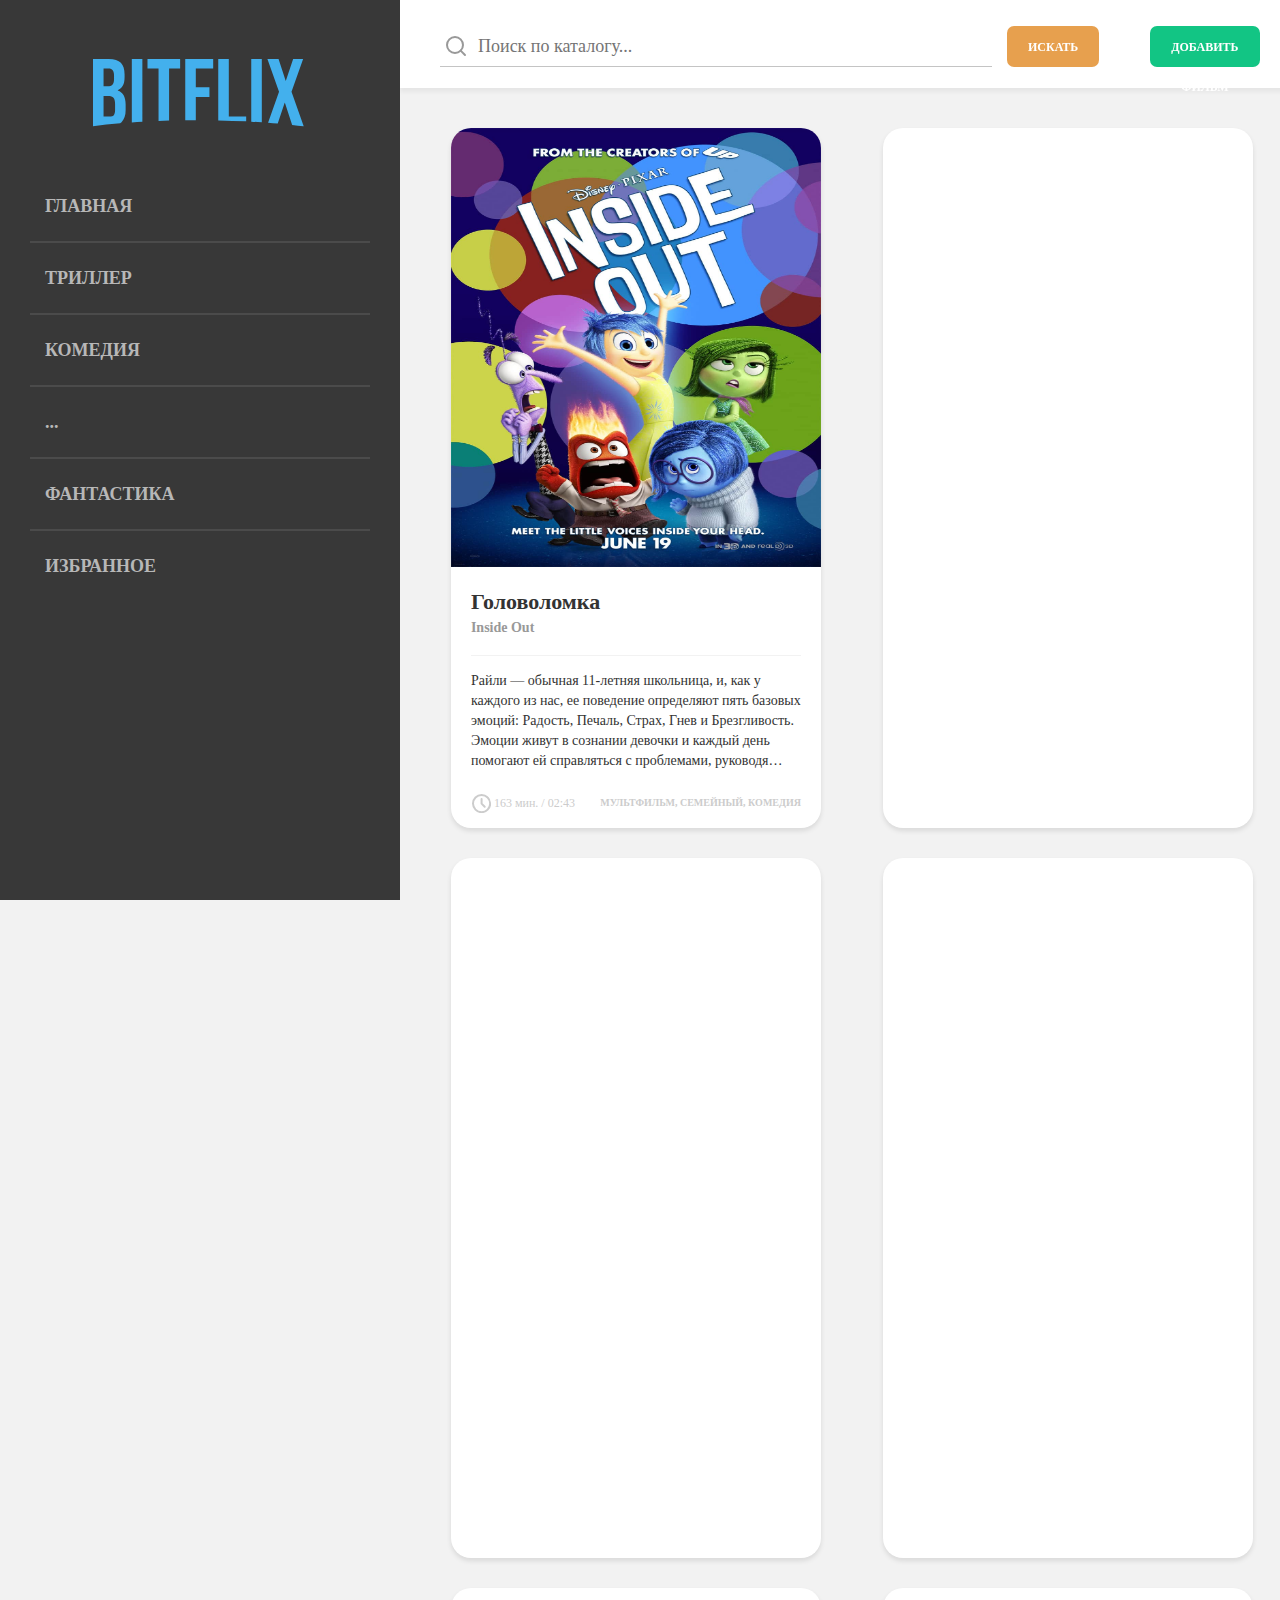
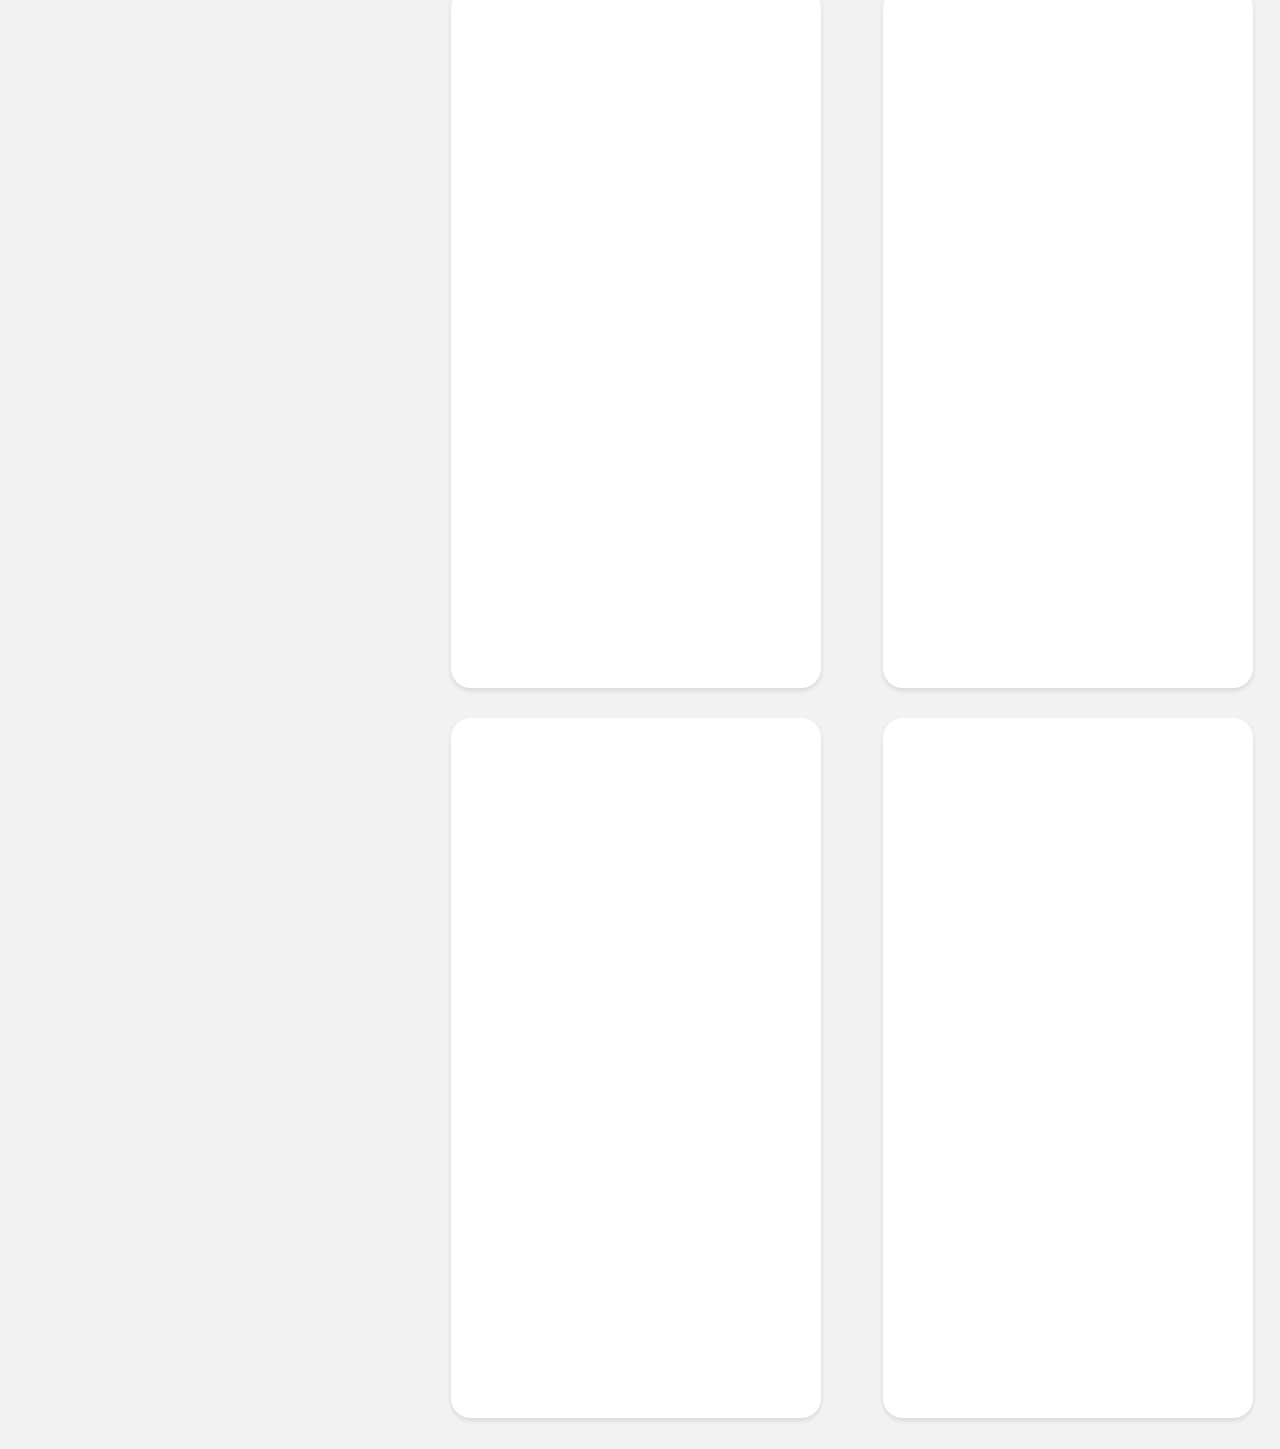
<file: index.html>
<!doctype html>
<html lang="en">
<head>
	<meta charset="UTF-8">
	<meta name="viewport" content="width=device-width, user-scalable=no, initial-scale=1.0, maximum-scale=1.0, minimum-scale=1.0">
	<meta http-equiv="X-UA-Compatible" content="ie=edge">
	<title> Bitflix </title>
	<link rel="stylesheet" href="css/reset.css">
	<link rel="stylesheet" href="css/style.css">
</head>
<body class ="body">
	<div class="header">
			<form class="search_form">
				<input type="text" class="search_text" placeholder="Поиск по каталогу...">
				<input type="submit" class = "search_submit" name="submit" class="submit" value="ИСКАТЬ">
			</form>
			<form class="add_movie_form" action="#">
				<button class="add_movie_button">ДОБАВИТЬ ФИЛЬМ</button>
			</form>
	</div>

	<div class="nav">
		<img class = "nav_logo" src="img/logo.svg" alt="">
		<ul class="nav_component">
			<li><a href="index.html">ГЛАВНАЯ</a></li>
			<li><a href="#">ТРИЛЛЕР</a></li>
			<li><a href="#">КОМЕДИЯ</a></li>
			<li><a href="#">...</a></li>
			<li><a href="#">ФАНТАСТИКА</a></li>
			<li><a href="#">ИЗБРАННОЕ</a></li>
		</ul>

		</div>
	</div>
	<div class="content">
		<div class="main_content">
			<a href="detail.html">
				<div class = "movie_card">
					<img src="img/movie/2b56a02336bf3cb72bf326a95e82e710.jpg" alt="">
					<div class="movie_name">
						<h1>Головоломка</h1>
						<h2>Inside Out</h2>
					</div>
					<div class="description">
						<p>
							Райли — обычная 11-летняя школьница, и, как у каждого из нас, ее поведение определяют пять базовых эмоций: Радость, Печаль, Страх, Гнев и Брезгливость. Эмоции живут в сознании девочки и каждый день помогают ей справляться с проблемами, руководя всеми ее поступками. До поры до времени эмоции живут дружно, но вдруг оказывается, что Райли и ее родителям предстоит переезд из небольшого уютного городка в шумный и людный мегаполис. Каждая из эмоций считает, что именно она лучше прочих знает, что нужно делать в этой непростой ситуации, и в голове у девочки наступает полная неразбериха. Чтобы наладить жизнь в большом городе, освоиться в новой школе и подружиться с одноклассниками, эмоциям Райли предстоит снова научиться работать сообща.
						</p>
					</div>
					<div class="movie_info">
						<div class="movie_info_time">
							<img src="img/clock.svg" alt="">
							<p>163 мин. / 02:43</p>
						</div>
						<p class="movie_info_genre">мультфильм, семейный, комедия</p>
					</div>
				</div>
			</a>
		
			<div class = "movie_card"></div>
			<div class = "movie_card"></div>
			<div class = "movie_card"></div>
			<div class = "movie_card"></div>
			<div class = "movie_card"></div>
			<div class = "movie_card"></div>
			<div class = "movie_card"></div>
		</div>
	</div>
</body>
</html>
</file>
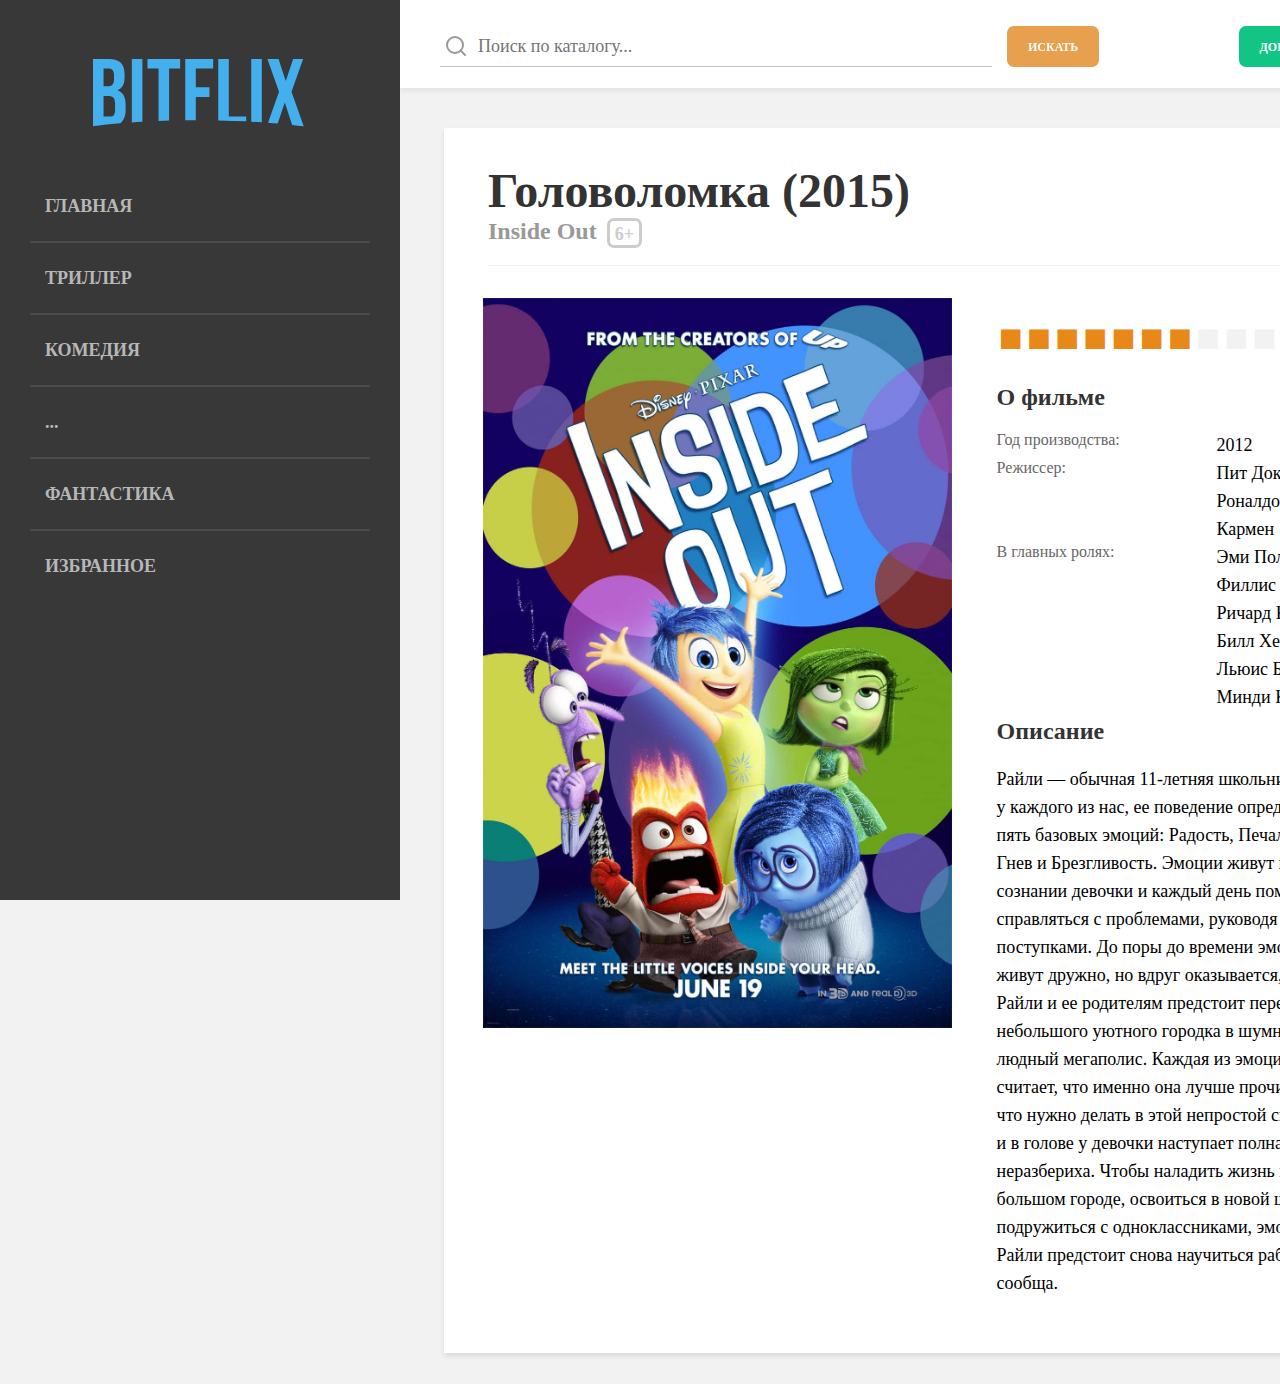
<file: detail.html>
<!doctype html>
<html lang="en">
<head>
	<meta charset="UTF-8">
	<meta name="viewport" content="width=device-width, user-scalable=no, initial-scale=1.0, maximum-scale=1.0, minimum-scale=1.0">
	<meta http-equiv="X-UA-Compatible" content="ie=edge">
	<title> Bitflix </title>
	<link rel="stylesheet" href="css/reset.css">
	<link rel="stylesheet" href="css/style.css">
</head>
<body class ="body">
	<div class="header">
			<form class="search_form">
				<input type="text" class="search_text" placeholder="Поиск по каталогу...">
				<input type="submit" class = "search_submit" name="submit" class="submit" value="ИСКАТЬ">
			</form>
			<form class="add_movie_form" action="#">
				<button class="add_movie_button">ДОБАВИТЬ ФИЛЬМ</button>
			</form>
	</div>

	<div class="nav">
		<img class = "nav_logo" src="img/logo.svg" alt="">
		<ul class="nav_component">
			<li><a href="index.html">ГЛАВНАЯ</a></li>
			<li><a href="#">ТРИЛЛЕР</a></li>
			<li><a href="#">КОМЕДИЯ</a></li>
			<li><a href="#">...</a></li>
			<li><a href="#">ФАНТАСТИКА</a></li>
			<li><a href="#">ИЗБРАННОЕ</a></li>
		</ul>

		</div>
	</div>
	<div class="content">
        <div class = "detail_content">
            <div class="movie_header">
                <div class="movie_name">
                    <h1>Головоломка (2015)</h1>
                    <div class = "eng_name_age">
                        <h2>Inside Out</h2> 
                        <p>6+</p>
                    </div>
                </div>
                <a href="#">
                    <img src="img/favorite.svg" alt="">
                </a>
            </div>

            <div class="img_description">
                <img class="movie_detail_poster" src="img/movie/2b56a02336bf3cb72bf326a95e82e710.jpg" alt="">
                <div class="description">
                    <div class="rating">
                        <span class="active"></span>	
                        <span class="active"></span>    
                        <span class="active"></span>  
                        <span class="active"></span>	
                        <span class="active"></span>    
                        <span class="active"></span> 
                        <span class="active"></span> 
                        <span></span>
                        <span></span>    
                        <span></span>
                        <p>7.5</p>
                    </div>
                    
                    <h1>О фильме</h1>
                    <div class="movie_info">
                        <h2>Год производства:</h2>
                        <p>2012</p>
                        <h2>Режиссер:</h2>
                        <p>Пит Доктер, Роналдо Дель Кармен</p>
                        <h2>В главных ролях:</h2>
                        <p>Эми Полер, Филлис Смит, Ричард Кайнд, Билл Хейдер, Льюис Блэк, Минди Кейлинг</p>
                    </div>
                    <h1>Описание</h1>
                    <p>
                        Райли — обычная 11-летняя школьница, и, как у каждого из нас, ее поведение определяют пять базовых эмоций: Радость, Печаль, Страх, Гнев и Брезгливость. Эмоции живут в сознании девочки и каждый день помогают ей справляться с проблемами, руководя всеми ее поступками. До поры до времени эмоции живут дружно, но вдруг оказывается, что Райли и ее родителям предстоит переезд из небольшого уютного городка в шумный и людный мегаполис. Каждая из эмоций считает, что именно она лучше прочих знает, что нужно делать в этой непростой ситуации, и в голове у девочки наступает полная неразбериха. Чтобы наладить жизнь в большом городе, освоиться в новой школе и подружиться с одноклассниками, эмоциям Райли предстоит снова научиться работать сообща.
                    </p>
                </div>
            </div>
            
        </div>
	</div>
</body>
</html>
</file>
<file: css/style.css>
@import 'navigation.css';
@import 'header.css';
@import 'main_content.css';
@import 'detail_content.css';

.body {
	/* Блочная модель */
	display: grid;
	gap: 0;
	grid-template-columns: 400px 1fr;
	grid-template-rows: 88px 1fr;
	grid-template-areas:
		"nav header"
		"nav content";

	/* Оформление */
	background: #F2F2F2;
}

.content {
	/* Позиционирование */
	grid-area: content;
	padding: 40px 51px 31px 44px;
    width: calc(100%-51px);
}
</file>
